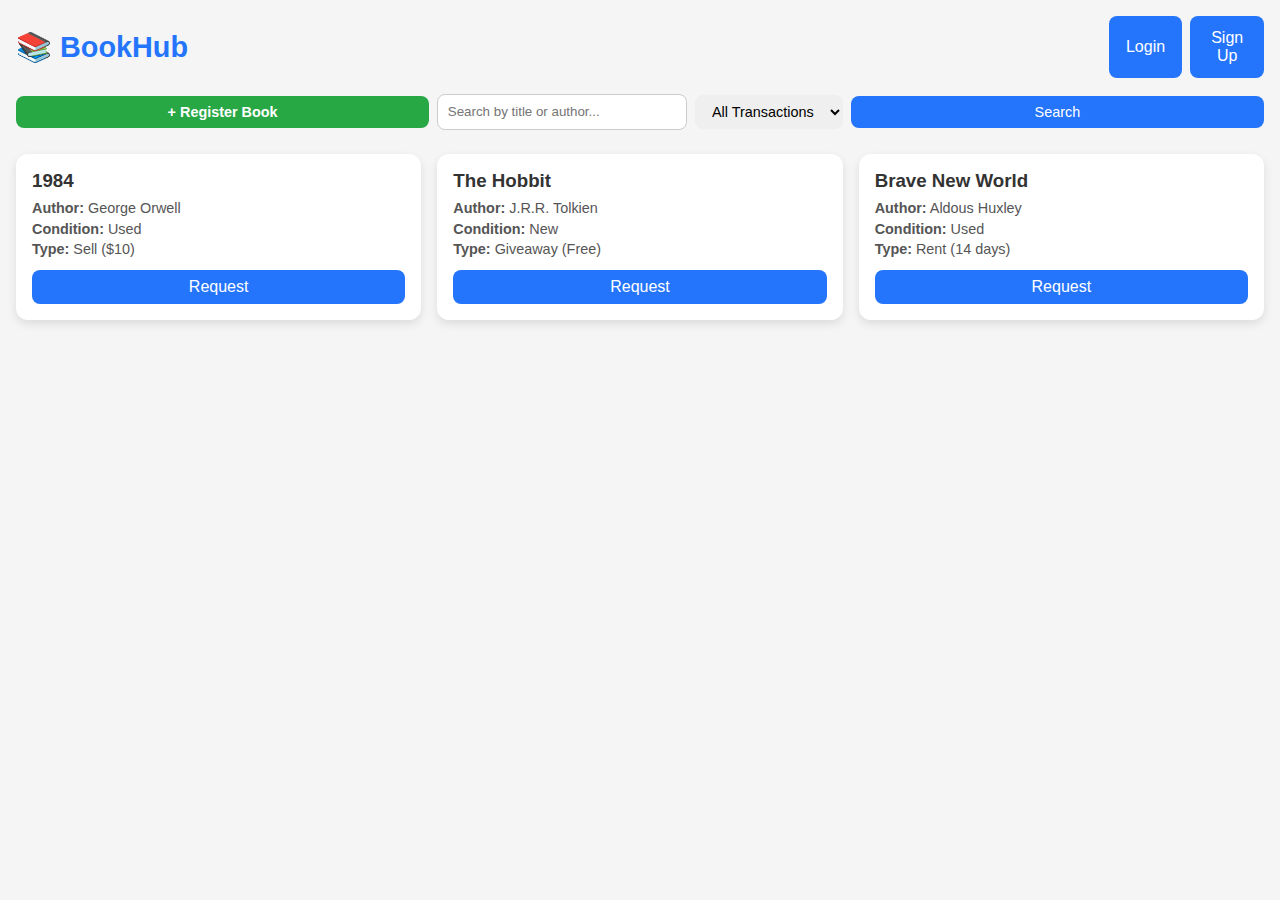
<file: Stage_4/index.html>
<!DOCTYPE html>
<html lang="en">
  <head>
    <meta charset="UTF-8" />
    <meta name="viewport" content="width=device-width, initial-scale=1.0" />
    <title>BookHub Dashboard</title>
    <link rel="stylesheet" href="css/style.css" />
  </head>
  <body class="dashboard">
    <header class="header">
      <h1 class="logo" onclick="goToDashboard()">📚 BookHub</h1>
      <div class="header-actions">
        <button onclick="goToLogin()">Login</button>
        <button onclick="goToSignup()">Sign Up</button>
      </div>

      <div class="profile-circle" onclick="goToProfile()">
        <span>U</span>
      </div>
    </header>

    <!-- Actions row -->
    <section class="actions">
      <button class="register-btn" onclick="registerBook()">
        + Register Book
      </button>
      <input
        type="text"
        id="searchBar"
        placeholder="Search by title or author..."
      />
      <select id="filterType">
        <option value="ALL">All Transactions</option>
        <option value="SELL">Sell</option>
        <option value="RENT">Rent</option>
        <option value="EXCHANGE">Exchange</option>
        <option value="GIVEAWAY">Giveaway</option>
      </select>
      <button onclick="performSearch()">Search</button>
    </section>

    <!-- Book listings grid -->
    <main class="results">
      <div class="book-card">
        <h3>1984</h3>
        <p><strong>Author:</strong> George Orwell</p>
        <p><strong>Condition:</strong> Used</p>
        <p><strong>Type:</strong> Sell ($10)</p>
        <button onclick="requestBook(1)">Request</button>
      </div>

      <div class="book-card">
        <h3>The Hobbit</h3>
        <p><strong>Author:</strong> J.R.R. Tolkien</p>
        <p><strong>Condition:</strong> New</p>
        <p><strong>Type:</strong> Giveaway (Free)</p>
        <button onclick="requestBook(2)">Request</button>
      </div>

      <div class="book-card">
        <h3>Brave New World</h3>
        <p><strong>Author:</strong> Aldous Huxley</p>
        <p><strong>Condition:</strong> Used</p>
        <p><strong>Type:</strong> Rent (14 days)</p>
        <button onclick="requestBook(3)">Request</button>
      </div>
    </main>

    <!-- Register Book Modal -->
    <div id="registerModal" class="modal">
      <div class="modal-content">
        <span class="close-btn">&times;</span>
        <h2>Register a Book</h2>
        <form id="registerBookForm">
          <label for="title">Title <span style="color: red">*</span></label>
          <input type="text" id="title" required />

          <label for="author">Author <span style="color: red">*</span></label>
          <input type="text" id="author" required />

          <label for="year">Year <span style="color: red">*</span></label>
          <input type="number" id="year" min="0" required />

          <label for="genre">Genre <span style="color: red">*</span></label>
          <input type="text" id="genre" required />

          <label for="condition"
            >Condition <span style="color: red">*</span></label
          >
          <select id="condition" required>
            <option value="">Select Condition</option>
            <option value="NEW">New</option>
            <option value="USED">Used</option>
          </select>

          <label for="transaction"
            >Transaction Type <span style="color: red">*</span></label
          >
          <select id="transaction" required>
            <option value="">Select Transaction</option>
            <option value="SELL">Sell</option>
            <option value="RENT">Rent</option>
            <option value="EXCHANGE">Exchange</option>
            <option value="GIVEAWAY">Giveaway</option>
          </select>

          <label for="price">Price</label>
          <input
            type="number"
            id="price"
            min="0"
            placeholder="Required if Sell"
          />

          <label for="rentalDuration">Rental Duration (days)</label>
          <input
            type="number"
            id="rentalDuration"
            min="1"
            placeholder="Required if Rent"
          />

          <button type="submit">Register Book</button>
        </form>
      </div>
    </div>

    <script src="js/app.js"></script>
  </body>
</html>
</file>
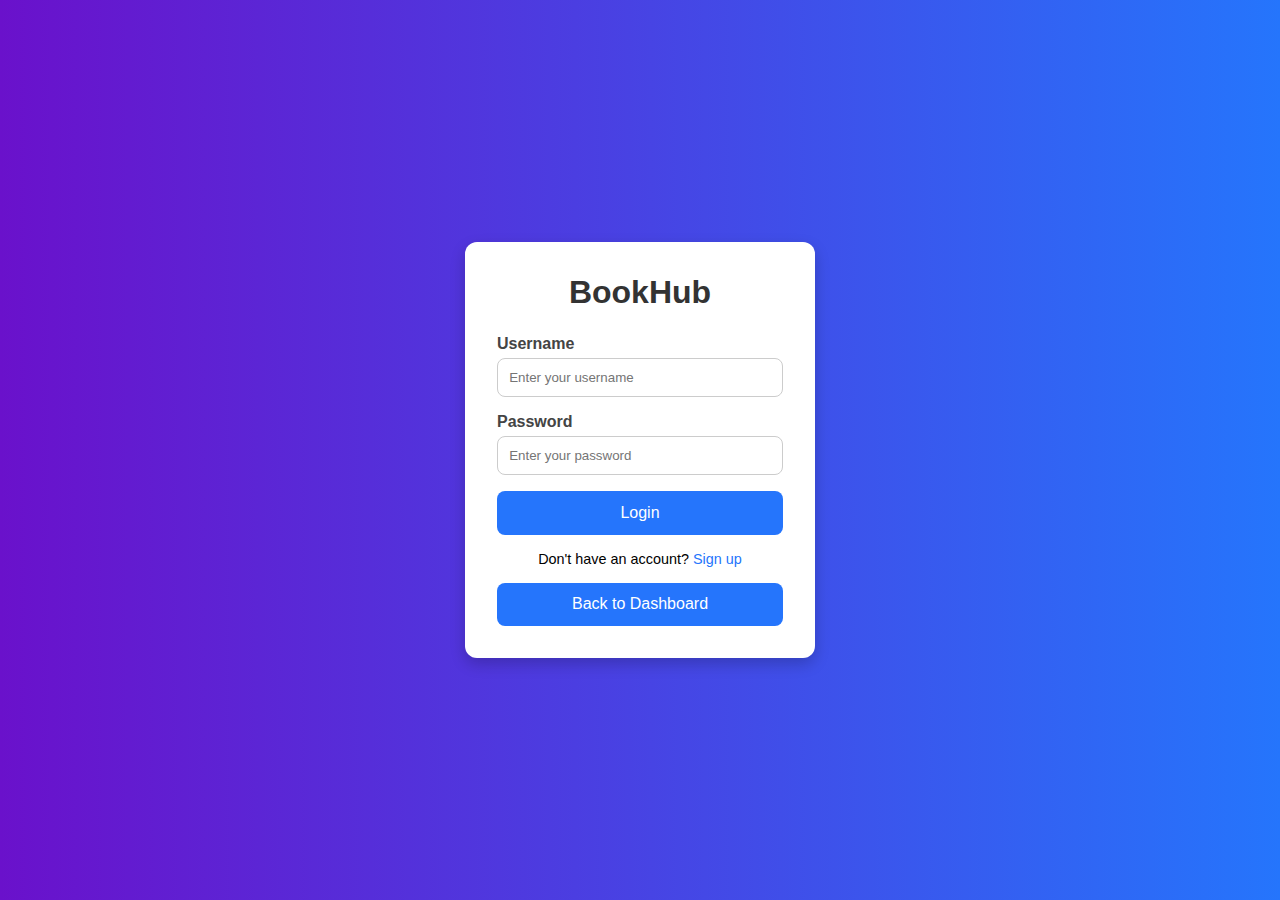
<file: Stage_4/login.html>
<!-- was dashboard.html -->
<!DOCTYPE html>
<html lang="en">
  <head>
    <meta charset="UTF-8" />
    <meta name="viewport" content="width=device-width, initial-scale=1.0" />
    <title>BookHub Login</title>
    <link rel="stylesheet" href="css/style.css" />
  </head>

  <body class="login-signup">
    <div class="login-container">
      <h1>BookHub</h1>
      <form id="loginForm">
        <div class="form-group">
          <label for="username">Username</label>
          <input
            type="username"
            id="username"
            placeholder="Enter your username"
            required
          />
        </div>

        <div class="form-group">
          <label for="password">Password</label>
          <input
            type="password"
            id="password"
            placeholder="Enter your password"
            required
          />
        </div>

        <button type="submit">Login</button>
      </form>
      <p class="register-link">
        Don't have an account? <a href="signup.html">Sign up</a>
      </p>

      <div class = "form-group"></div>
        <button type="button" onclick="goToDashboard()">Back to Dashboard</button>
      </div>

    </div>

    <script src="js/login.js"></script>
  </body>
</html>
</file>
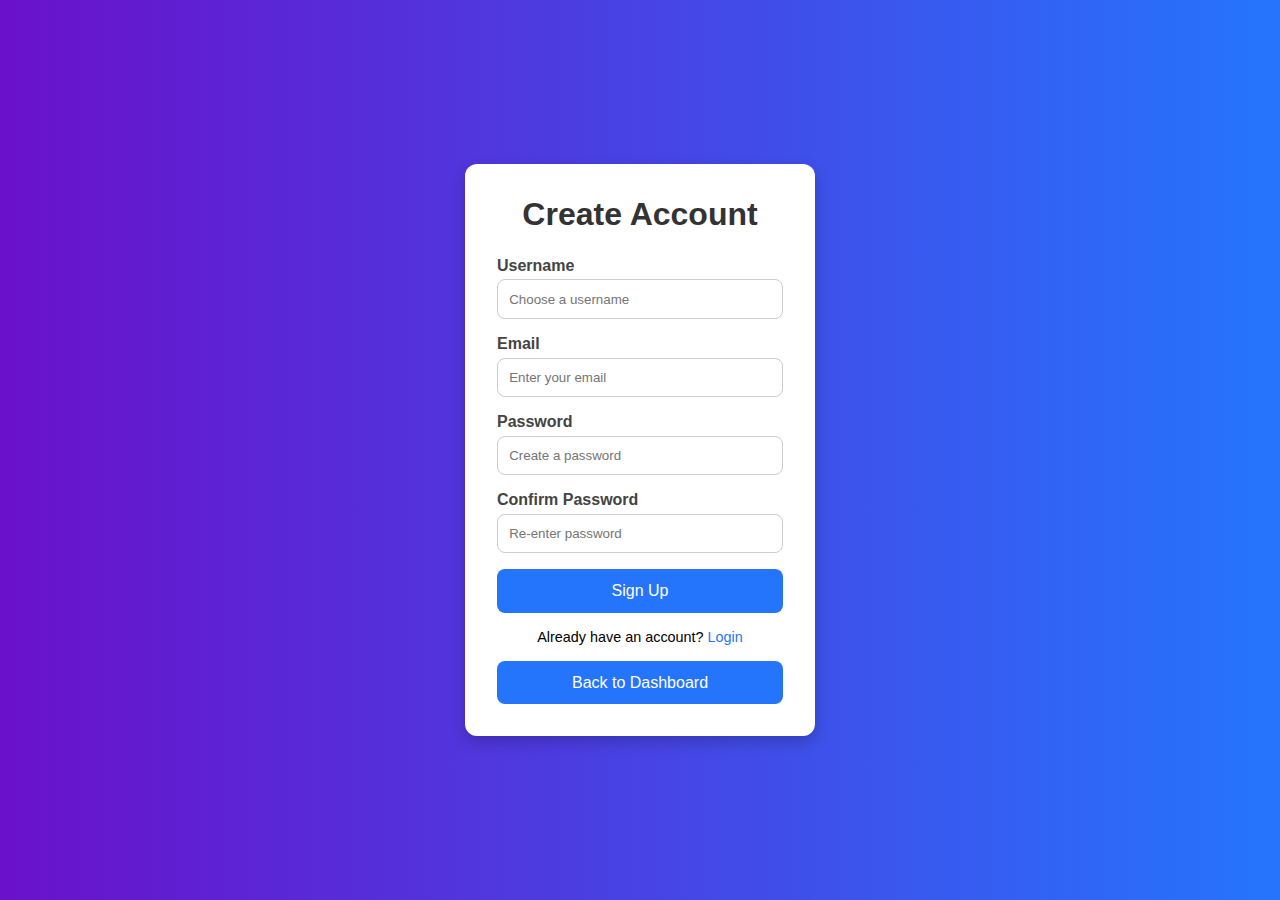
<file: Stage_4/signup.html>
<!DOCTYPE html>
<html lang="en">
  <head>
    <meta charset="UTF-8" />
    <meta name="viewport" content="width=device-width, initial-scale=1.0" />
    <title>BookHub Signup</title>
    <link rel="stylesheet" href="css/style.css" />
  </head>
  <body class="login-signup">
    <div class="login-container">
      <h1>Create Account</h1>
      <form id="signupForm">
        <div class="form-group">
          <label for="username">Username</label>
          <input
            type="text"
            id="username"
            placeholder="Choose a username"
            required
          />
        </div>

        <div class="form-group">
          <label for="email">Email</label>
          <input
            type="email"
            id="email"
            placeholder="Enter your email"
            required
          />
        </div>

        <div class="form-group">
          <label for="password">Password</label>
          <input
            type="password"
            id="password"
            placeholder="Create a password"
            required
          />
        </div>

        <div class="form-group">
          <label for="confirmPassword">Confirm Password</label>
          <input
            type="password"
            id="confirmPassword"
            placeholder="Re-enter password"
            required
          />
        </div>

        <button type="submit">Sign Up</button>
      </form>
      <p class="register-link">
        Already have an account? <a href="login.html">Login</a>
      </p>

      <div class = "form-group"></div>
        <button type="button" onclick="goToDashboard()">Back to Dashboard</button>
      </div>
    </div>

    <script src="js/signup.js"></script>
  </body>
</html>
</file>
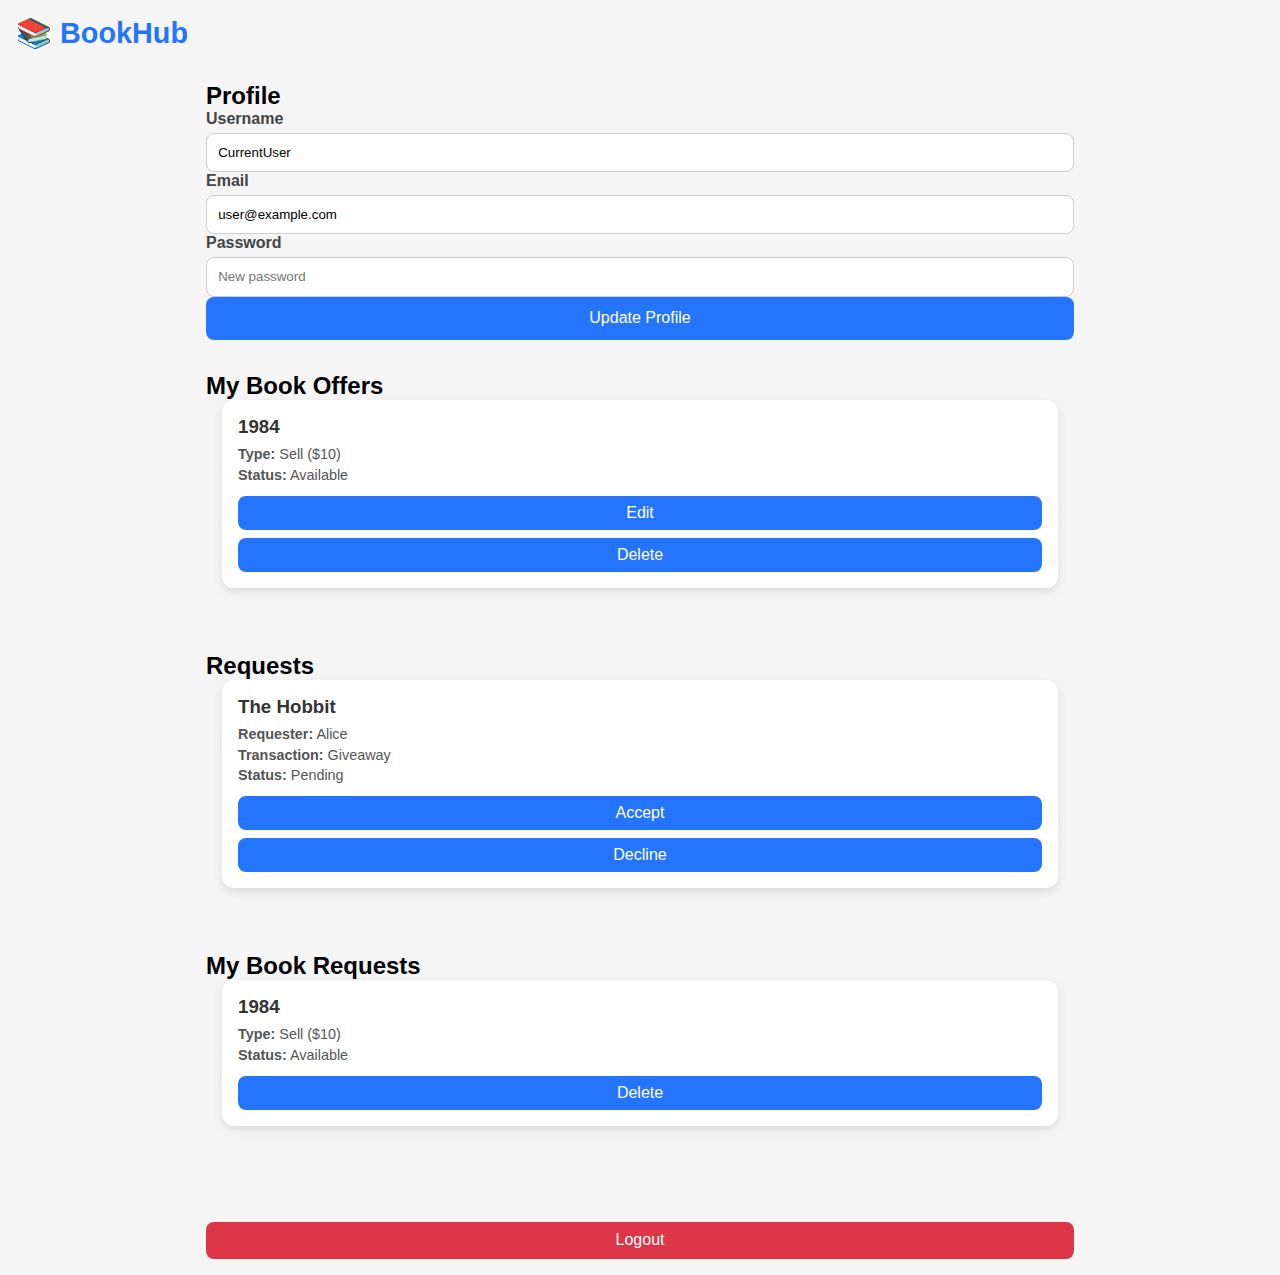
<file: Stage_4/user-profile.html>
<!DOCTYPE html>
<html lang="en">
  <head>
    <meta charset="UTF-8" />
    <meta name="viewport" content="width=device-width, initial-scale=1.0" />
    <title>BookHub - User Profile</title>
    <link rel="stylesheet" href="css/style.css" />
  </head>
  <body class="dashboard">
    <header class="header">
      <h1 class="logo" onclick="goToDashboard()">📚 BookHub</h1>
      <div class="profile-circle" onclick="goToProfile()">
        <span>U</span>
      </div>
    </header>

    <main class="user-profile-container">
      <div class="container">
        <!-- Profile Section -->
        <section class="profile-section">
          <h2>Profile</h2>
          <form id="editProfileForm">
            <label for="username">Username</label>
            <input type="text" id="username" value="CurrentUser" required />
            <label for="email">Email</label>
            <input type="email" id="email" value="user@example.com" required />
            <label for="password">Password</label>
            <input type="password" id="password" placeholder="New password" />
            <button type="submit">Update Profile</button>
          </form>
        </section>

        <!-- Books Posted Section -->
        <section class="books-posted">
          <h2>My Book Offers</h2>
          <div class="results">
            <!-- Static book card -->
            <div class="book-card">
              <h3>1984</h3>
              <p><strong>Type:</strong> Sell ($10)</p>
              <p><strong>Status:</strong> Available</p>
              <button class="edit-btn">Edit</button>
              <button class="delete-btn">Delete</button>
            </div>
          </div>
        </section>

        <!-- Requests Received Section -->
        <section class="requests-received">
          <h2>Requests</h2>
          <div class="results">
            <div class="book-card">
              <h3>The Hobbit</h3>
              <p><strong>Requester:</strong> Alice</p>
              <p><strong>Transaction:</strong> Giveaway</p>
              <p><strong>Status:</strong> Pending</p>
              <button class="accept-btn">Accept</button>
              <button class="decline-btn">Decline</button>
            </div>
          </div>
        </section>

        <!-- Book requests -->
        <section class="books-requested">
          <h2>My Book Requests</h2>
          <div class="results">
            <div class="book-card">
              <h3>1984</h3>
              <p><strong>Type:</strong> Sell ($10)</p>
              <p><strong>Status:</strong> Available</p>
              <button class="delete-btn">Delete</button>
            </div>
          </div>
        </section>

        <section class="logout-section">
          <button id="logoutBtn">Logout</button>
        </section>
      </div>
    </main>

    <script src="js/user-profile.js"></script>
  </body>
</html>
</file>
<file: Stage_4/css/style.css>
/* Reset defaults */
* {
  margin: 0;
  padding: 0;
  box-sizing: border-box;
}

/* =========================
   Login / Signup Pages
========================= */
body.login-signup {
  font-family: Arial, sans-serif;
  background: linear-gradient(to right, #6a11cb, #2575fc);
  height: 100vh;
  display: flex;
  justify-content: center;
  align-items: center;
}

.login-container {
  background: #fff;
  padding: 2rem;
  border-radius: 12px;
  box-shadow: 0 6px 15px rgba(0,0,0,0.2);
  width: 100%;
  max-width: 350px;
  text-align: center;
}

.login-container h1 {
  margin-bottom: 1.5rem;
  color: #333;
}

.form-group {
  text-align: left;
  margin-bottom: 1rem;
}

label {
  display: block;
  margin-bottom: 0.3rem;
  font-weight: bold;
  color: #444;
}

input {
  width: 100%;
  padding: 0.7rem;
  border: 1px solid #ccc;
  border-radius: 8px;
  outline: none;
}

input:focus {
  border-color: #2575fc;
  box-shadow: 0 0 3px rgba(37,117,252,0.5);
}

button {
  width: 100%;
  padding: 0.8rem;
  background: #2575fc;
  color: #fff;
  font-size: 1rem;
  border: none;
  border-radius: 8px;
  cursor: pointer;
  transition: background 0.2s;
}

button:hover {
  background: #1a5cd8;
}

.register-link {
  margin-top: 1rem;
  font-size: 0.9rem;
}

.register-link a {
  color: #2575fc;
  text-decoration: none;
}

.register-link a:hover {
  text-decoration: underline;
}

/* =========================
   Dashboard Page
========================= */
body.dashboard {
  font-family: Arial, sans-serif;
  background: #f5f5f5;
  min-height: 100vh;
}

/* Header with logo at top left */

.header {
  display: flex;
  align-items: center;
  justify-content: space-between; /* logo left, profile right */
  padding: 1rem;
}

.header-actions {
  display: flex;
  gap: 0.5rem;
}

.profile-circle {
  display: none;

  width: 40px;
  height: 40px;
  border-radius: 50%;
  background-color: #2575fc;
  color: white;
  /* display: flex; */
  justify-content: center;
  align-items: center;
  font-weight: bold;
  font-size: 1.2rem;
  cursor: pointer;
}

.logo {
  font-size: 1.8rem;
  font-weight: bold;
  color: #2575fc;
}

/* Actions section aligned left, below logo */
.actions {
  display: flex;
  align-items: center;
  gap: 0.5rem;
  margin: 0 1rem 1.5rem 1rem;
}

.actions input {
  flex: 1;                /* take remaining space */
  min-width: 250px;       /* don’t shrink too much */
  padding: 0.6rem;
  border: 1px solid #ccc;
  border-radius: 8px;
  outline: none;
}

.actions select,
.actions button {
  padding: 0.5rem 0.8rem;
  font-size: 0.9rem;
  border: none;
  border-radius: 8px;
  cursor: pointer;
}

.register-btn {
  background: #28a745;
  color: #fff;
  font-weight: bold;
}

.register-btn:hover {
  background: #218838;
}

.actions button:last-child {
  background: #2575fc;
  color: #fff;
}

.actions button:last-child:hover {
  background: #1a5cd8;
}

/* Book listings grid (matrix) */
.results {
  display: grid;
  grid-template-columns: repeat(auto-fit, minmax(220px, 1fr));
  gap: 1rem;
  padding: 0 1rem 2rem 1rem;
}

.book-card {
  background: #fff;
  padding: 1rem;
  border-radius: 12px;
  box-shadow: 0 4px 10px rgba(0,0,0,0.1);
}

.book-card h3 {
  margin-bottom: 0.5rem;
  color: #333;
}

.book-card p {
  margin-bottom: 0.3rem;
  font-size: 0.9rem;
  color: #555;
}

.book-card button {
  margin-top: 0.5rem;
  padding: 0.5rem 1rem;
  background: #2575fc;
  color: #fff;
  border: none;
  border-radius: 8px;
  cursor: pointer;
}

.book-card button:hover {
  background: #1a5cd8;
}

/*modal*/
/* Modal styles */
.modal {
  display: none; /* hidden by default */
  position: fixed;
  z-index: 1000;
  left: 0;
  top: 0;
  width: 100%;
  height: 100%;
  overflow: hidden;
  background-color: rgba(0,0,0,0.5); /* dark overlay */
}

.modal-content {
  background: #fff;
  margin: 5% auto;
  padding: 2rem;
  border-radius: 12px;
  width: 90%;
  max-width: 500px;
  box-shadow: 0 6px 15px rgba(0,0,0,0.3);
  position: relative;
}

.close-btn {
  position: absolute;
  top: 1rem;
  right: 1rem;
  font-size: 1.5rem;
  font-weight: bold;
  cursor: pointer;
}

.modal-content h2 {
  margin-bottom: 1rem;
}

.modal-content input,
.modal-content select,
.modal-content button {
  width: 100%;
  margin-bottom: 0.8rem;
  padding: 0.6rem;
  border-radius: 8px;
  border: 1px solid #ccc;
}

.modal-content button {
  background: #28a745;
  color: #fff;
  font-weight: bold;
  border: none;
}

.modal-content button:hover {
  background: #218838;
}


/* user-profile*/
.user-profile-container .container {
  max-width: 900px;       /* Limit width */
  margin: 0 auto;         /* Center horizontally */
  padding: 1rem;
  display: flex;
  flex-direction: column;
  gap: 2rem;              /* Space between sections */
}

.logout-section {
  margin-top: 2rem;
  text-align: center;
}

.logout-section button {
  padding: 0.6rem 1.2rem;
  font-size: 1rem;
  background: #dc3545; /* red */
  color: #fff;
  border: none;
  border-radius: 8px;
  cursor: pointer;
}

.logout-section button:hover {
  background: #c82333;
}
</file>
